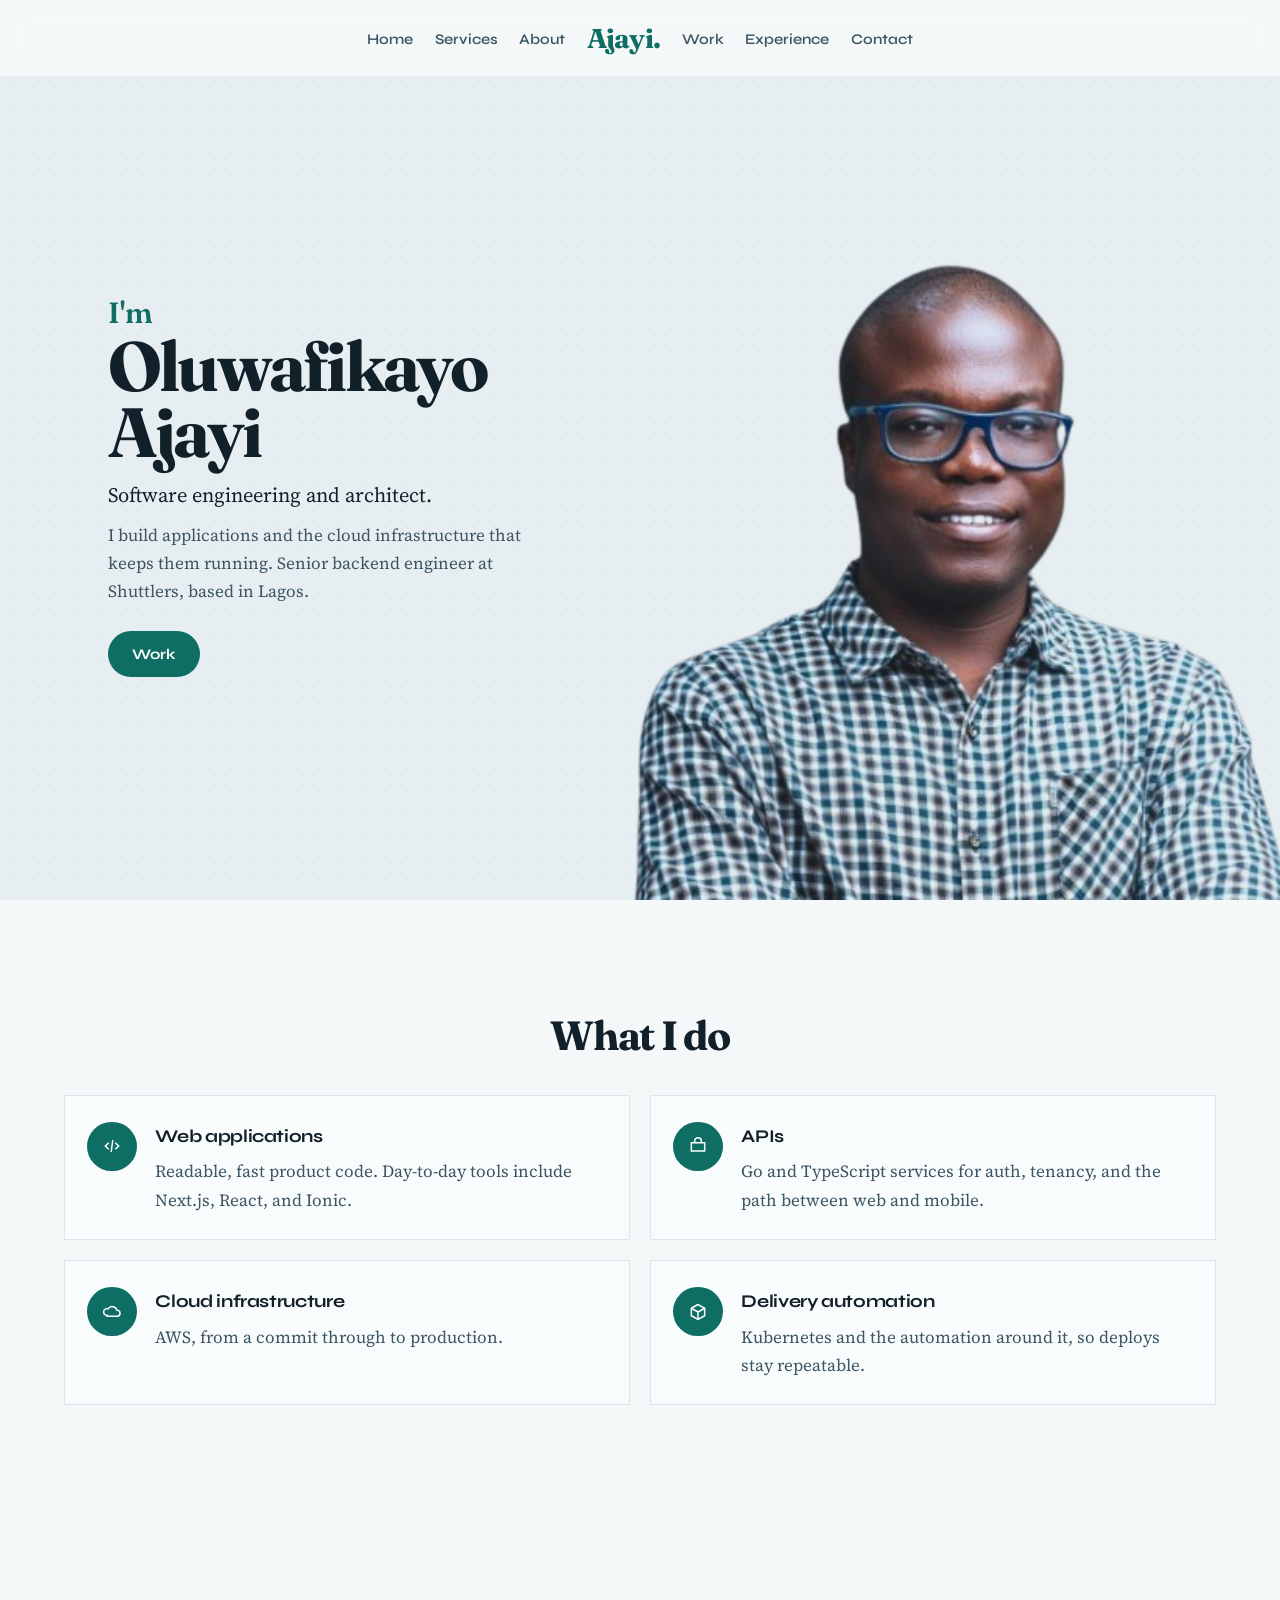
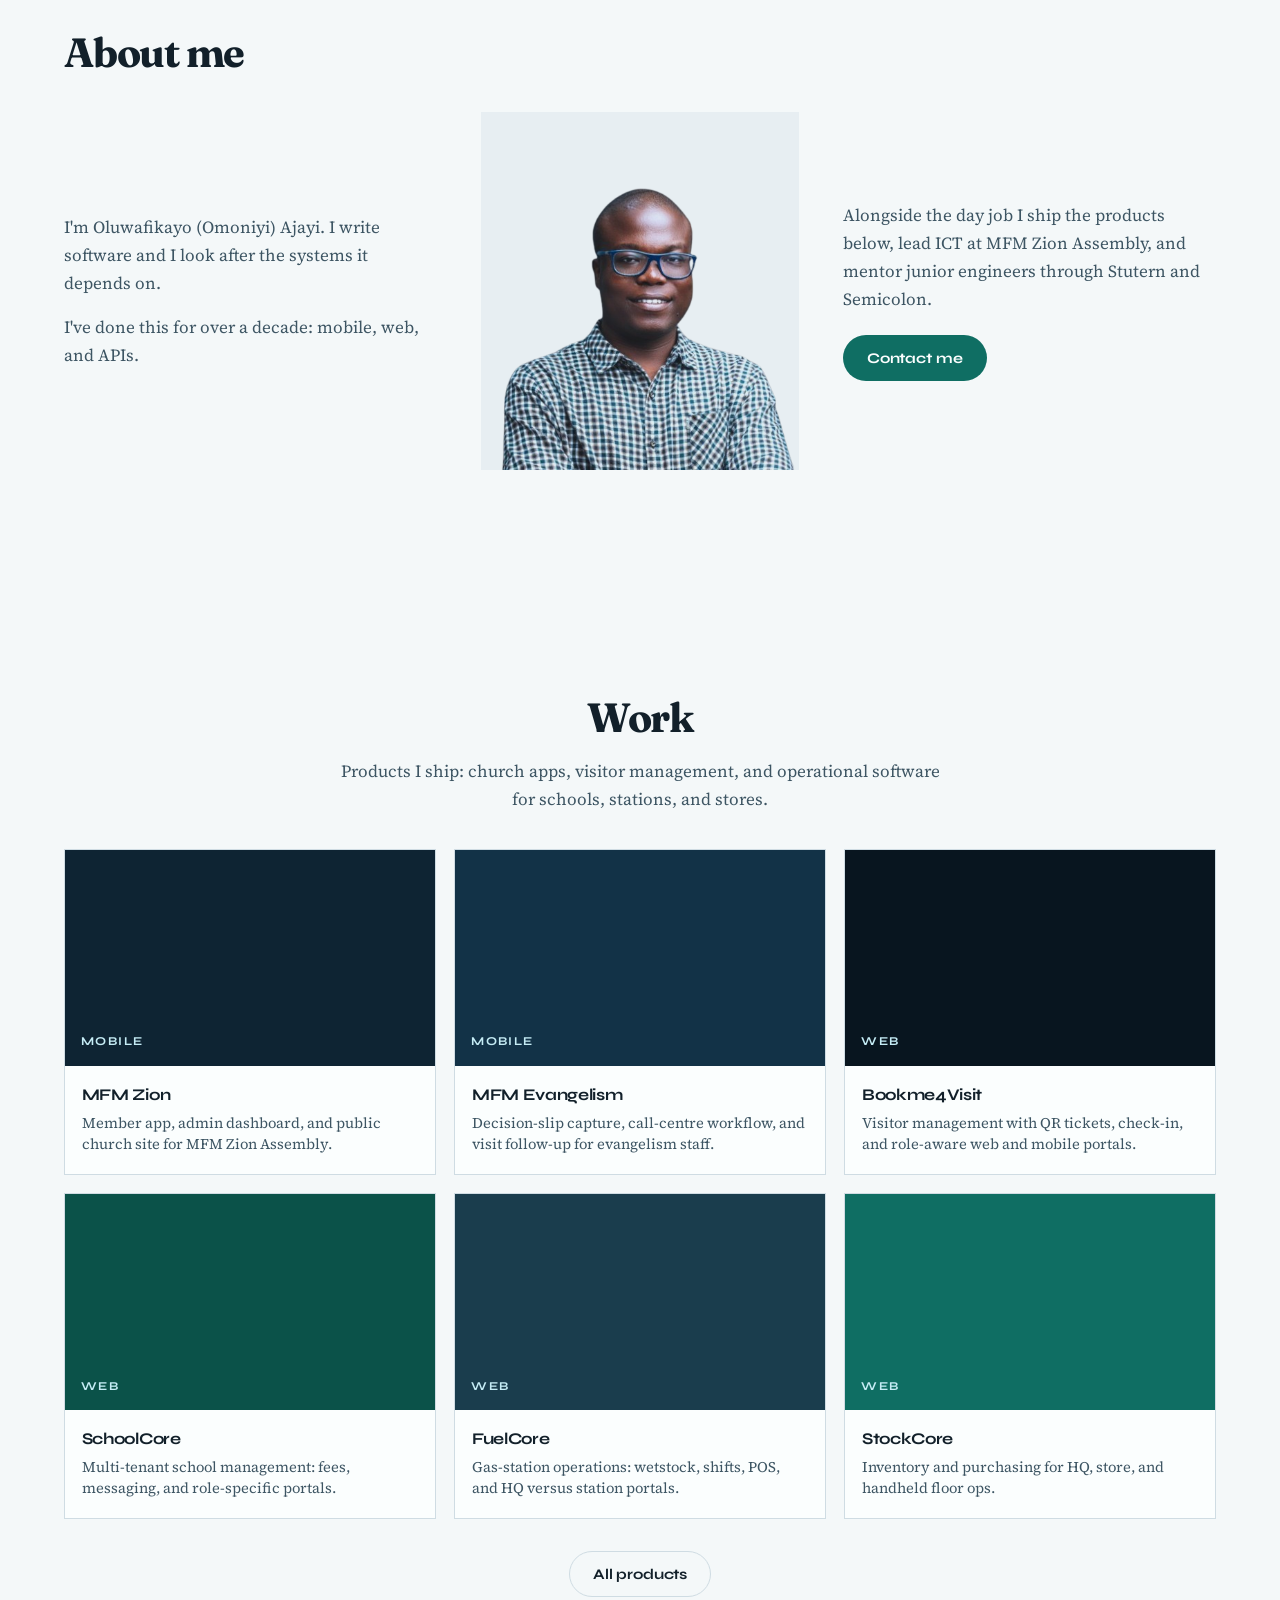
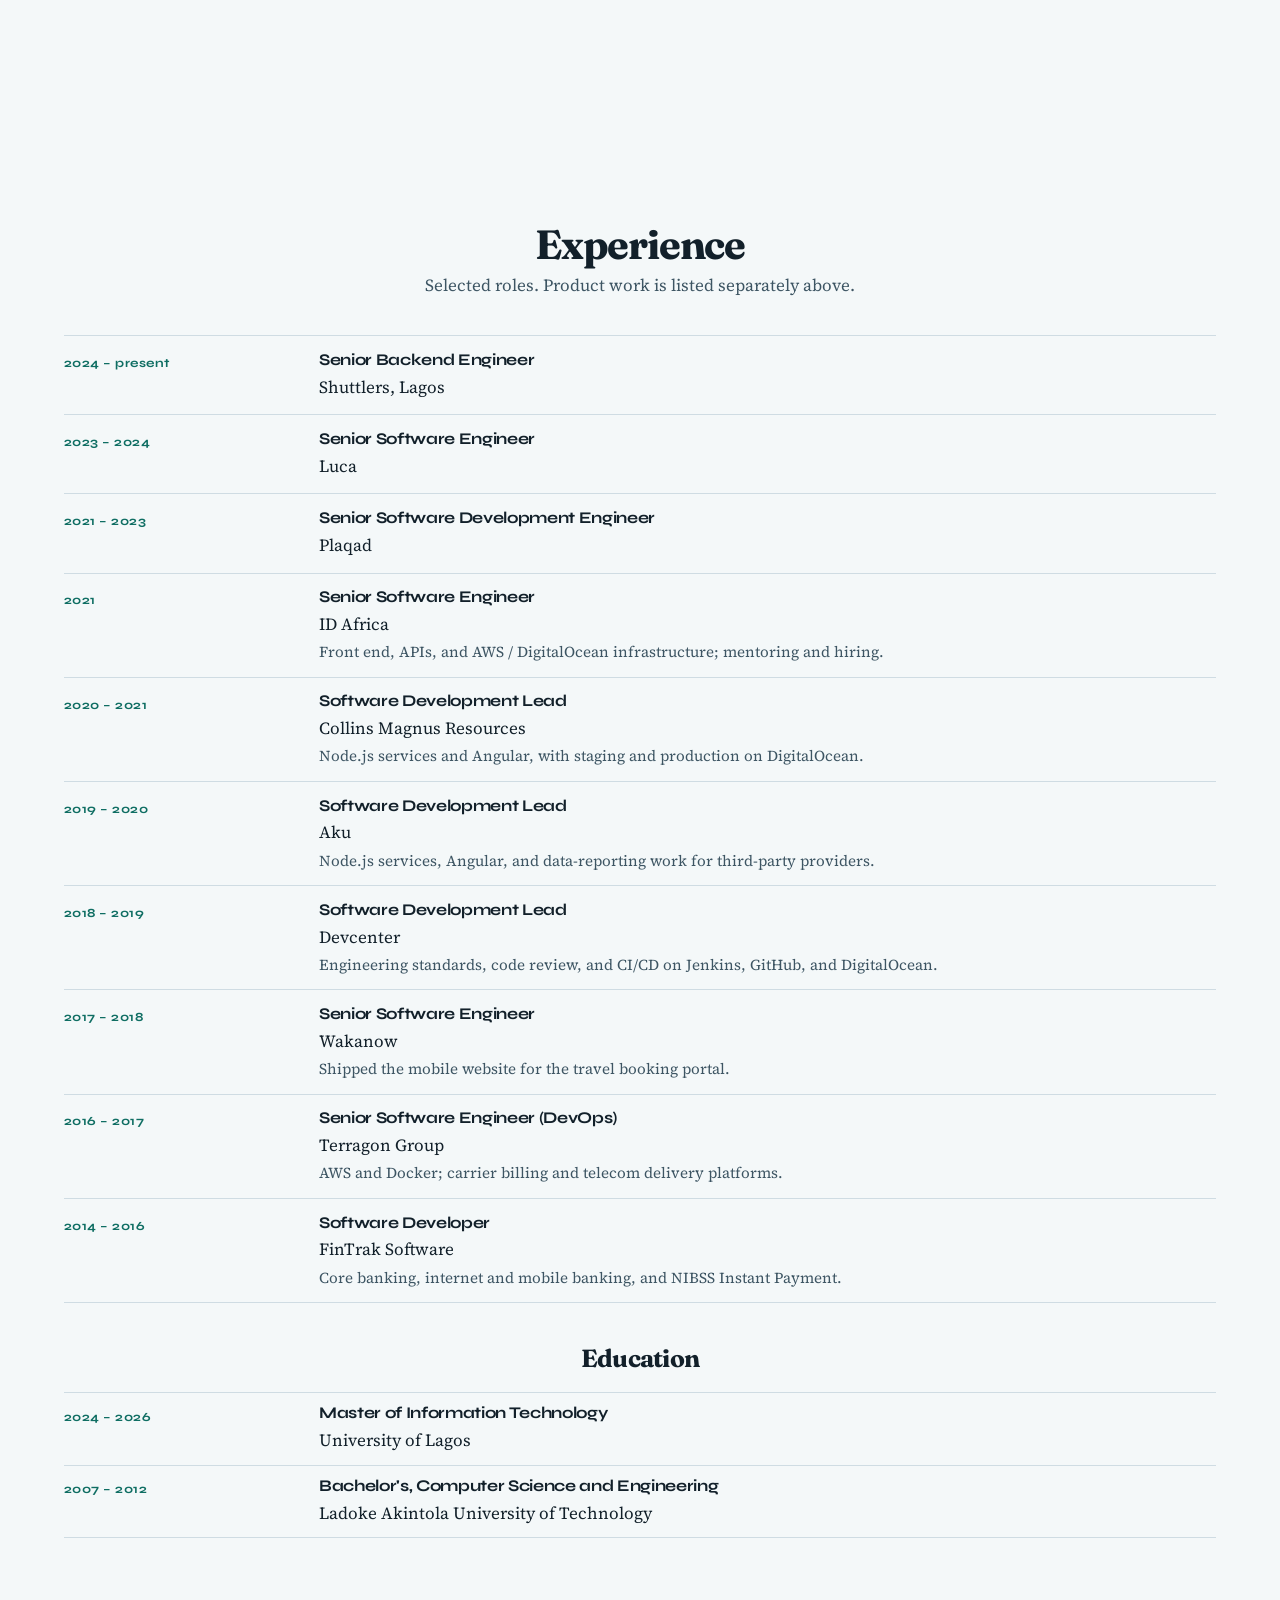
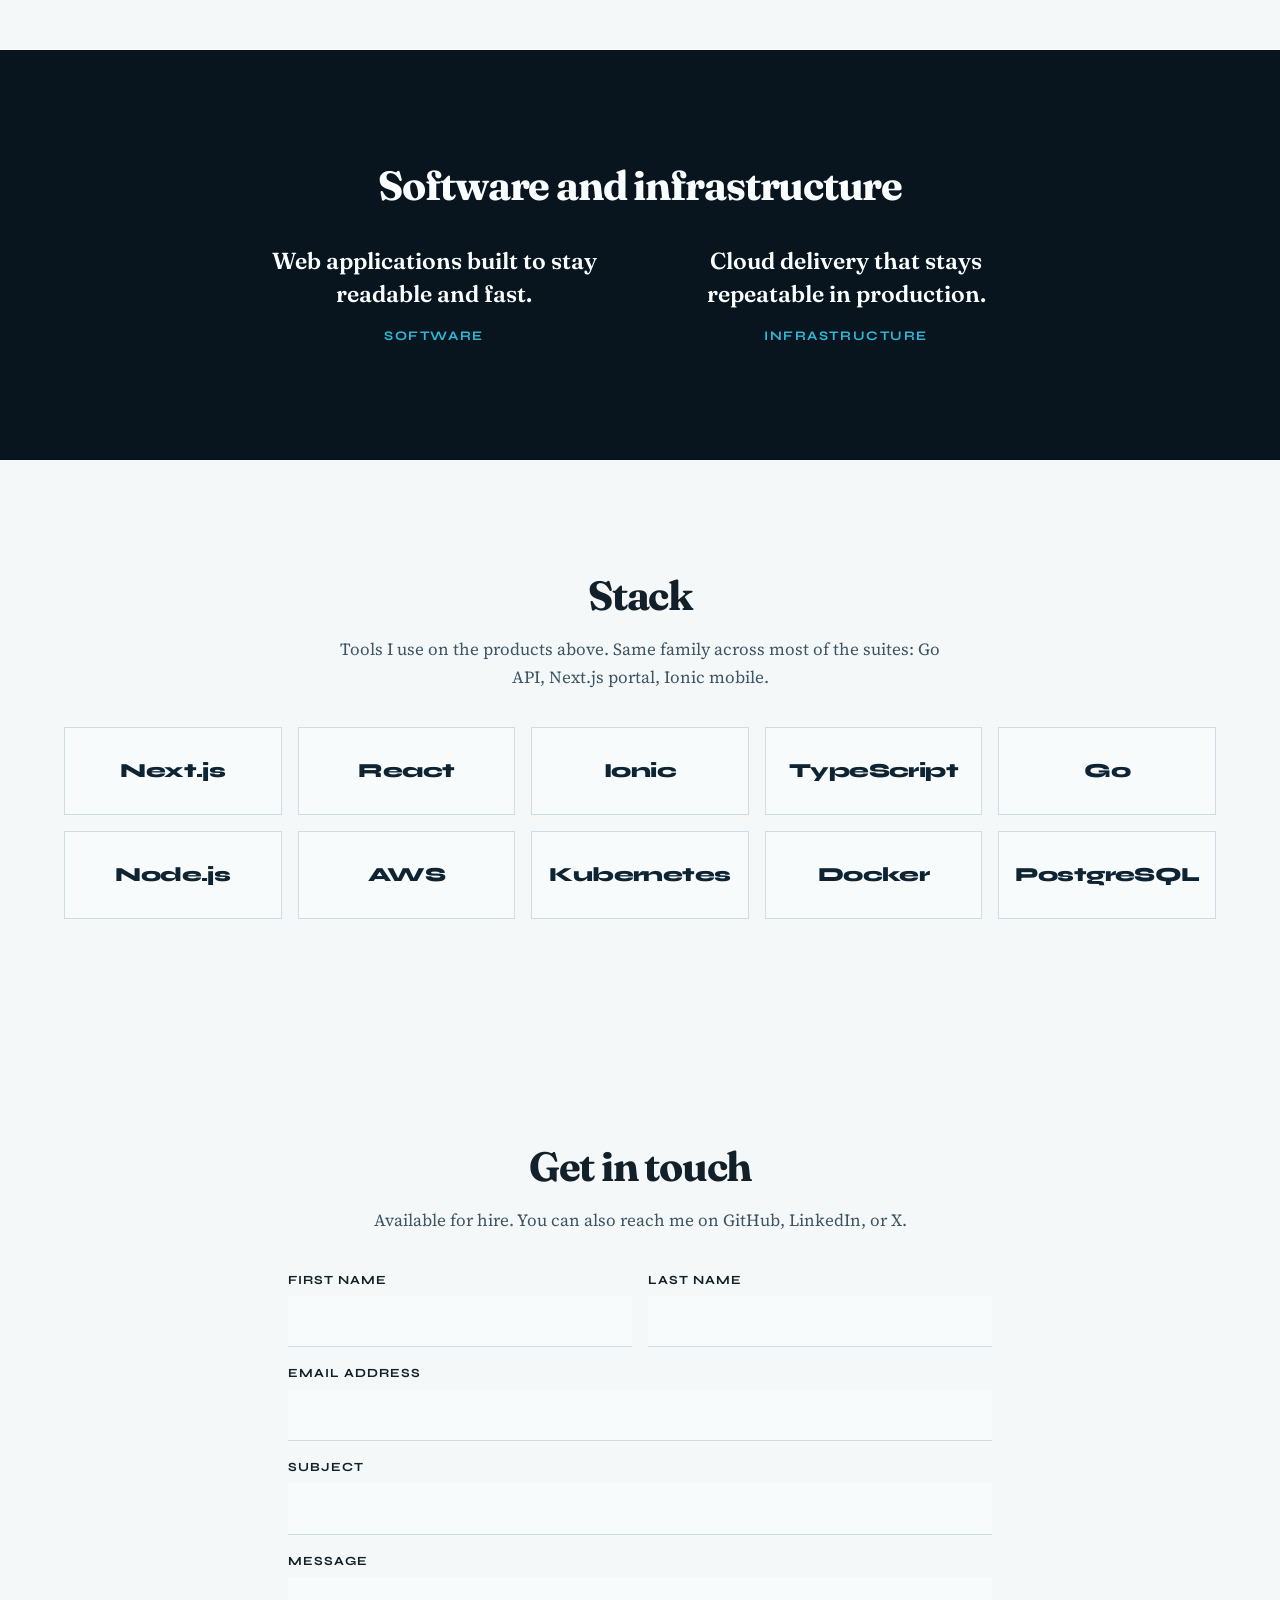
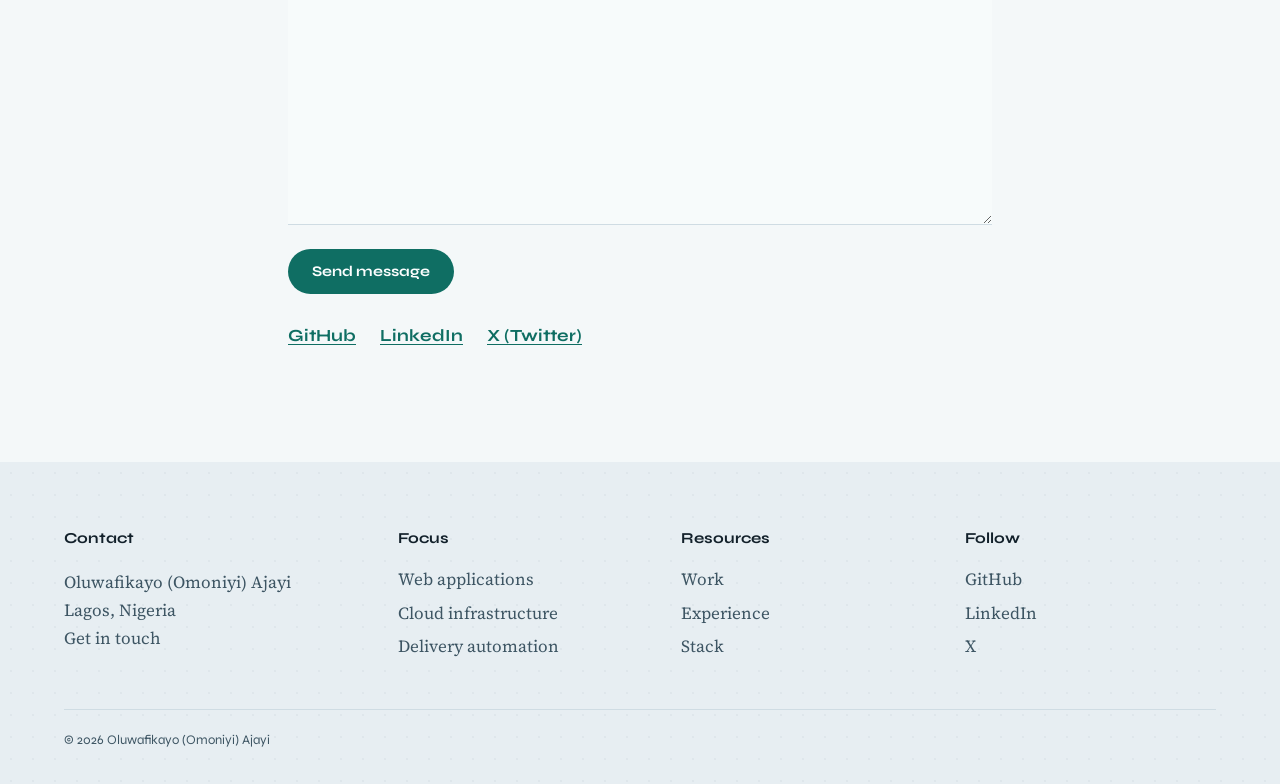
<file: index.html>
<!DOCTYPE html>
<html lang="en">
<head>
  <meta charset="UTF-8">
  <meta name="viewport" content="width=device-width, initial-scale=1">
  <title>Oluwafikayo Ajayi — Software Engineering and Architect</title>
  <meta name="description" content="Oluwafikayo Ajayi is a software engineer and architect. He builds web applications and automates cloud infrastructure. Available for hire.">
  <link rel="canonical" href="https://oluwafikayoajayi.com/">
  <link rel="alternate" href="https://oluwafikayoajayi.com/" hreflang="en">
  <meta name="theme-color" content="#0e2433">
  <meta name="color-scheme" content="light">

  <meta property="og:type" content="website">
  <meta property="og:site_name" content="Oluwafikayo Ajayi">
  <meta property="og:title" content="Oluwafikayo Ajayi — Software Engineering and Architect">
  <meta property="og:description" content="Web applications, APIs, and the cloud infrastructure that runs them.">
  <meta property="og:url" content="https://oluwafikayoajayi.com/">
  <meta property="og:image" content="https://oluwafikayoajayi.com/imgs/og-image.jpg">
  <meta property="og:image:width" content="1200">
  <meta property="og:image:height" content="630">
  <meta property="og:image:alt" content="Oluwafikayo Ajayi, software engineer and architect">
  <meta property="og:locale" content="en_US">

  <meta name="twitter:card" content="summary_large_image">
  <meta name="twitter:title" content="Oluwafikayo Ajayi — Software Engineering and Architect">
  <meta name="twitter:description" content="Web applications, APIs, and the cloud infrastructure that runs them.">
  <meta name="twitter:image" content="https://oluwafikayoajayi.com/imgs/og-image.jpg">
  <meta name="twitter:image:alt" content="Oluwafikayo Ajayi, software engineer and architect">
  <meta name="twitter:site" content="@ajafikdev">

  <link rel="icon" href="imgs/favicon.svg" type="image/svg+xml">
  <link rel="apple-touch-icon" href="imgs/apple-touch-icon.png">
  <link rel="preload" as="image" href="imgs/OluwafikayoAjayi.png">

  <link rel="preconnect" href="https://fonts.googleapis.com">
  <link rel="preconnect" href="https://fonts.gstatic.com" crossorigin>
  <link rel="stylesheet" href="https://fonts.googleapis.com/css2?family=Fraunces:opsz,wght@9..144,600;9..144,700&amp;family=Source+Serif+4:ital,opsz,wght@0,8..60,400;0,8..60,600;1,8..60,400&amp;family=Syne:wght@600;700;800&amp;display=swap">
  <link rel="stylesheet" href="styles/main.css">

  <script type="application/ld+json">
  {
    "@context": "https://schema.org",
    "@graph": [
      {
        "@type": "WebSite",
        "@id": "https://oluwafikayoajayi.com/#website",
        "url": "https://oluwafikayoajayi.com/",
        "name": "Oluwafikayo Ajayi",
        "description": "Personal site of Oluwafikayo Ajayi, software engineer and architect.",
        "inLanguage": "en",
        "publisher": { "@id": "https://oluwafikayoajayi.com/#person" }
      },
      {
        "@type": "Person",
        "@id": "https://oluwafikayoajayi.com/#person",
        "name": "Oluwafikayo Ajayi",
        "alternateName": ["Oluwafikayo Omoniyi Ajayi", "Omoniyi Ajayi"],
        "url": "https://oluwafikayoajayi.com/",
        "image": "https://oluwafikayoajayi.com/imgs/OluwafikayoAjayi.png",
        "jobTitle": "Senior Backend Engineer",
        "description": "Software engineer and architect. Web applications and cloud infrastructure.",
        "worksFor": {
          "@type": "Organization",
          "name": "Shuttlers"
        },
        "address": {
          "@type": "PostalAddress",
          "addressLocality": "Lagos",
          "addressCountry": "NG"
        },
        "alumniOf": [
          {
            "@type": "CollegeOrUniversity",
            "name": "University of Lagos"
          },
          {
            "@type": "CollegeOrUniversity",
            "name": "Ladoke Akintola University of Technology"
          }
        ],
        "sameAs": [
          "https://github.com/ajafik-dev",
          "https://www.linkedin.com/in/oluwafikayoajayi",
          "https://twitter.com/ajafikdev"
        ]
      }
    ]
  }
  </script>
</head>
<body>
  <a class="skip-link" href="#main">Skip to content</a>

  <header class="site-header">
    <div class="site-header__inner">
      <a class="wordmark" href="#home">Ajayi.</a>
      <button class="nav-toggle" type="button" aria-expanded="false" aria-controls="site-nav">
        <span class="nav-toggle__bars" aria-hidden="true"></span>
        <span class="visually-hidden">Menu</span>
      </button>
      <nav class="site-nav" id="site-nav" aria-label="Primary">
        <ul>
          <li><a href="#home">Home</a></li>
          <li><a href="#services">Services</a></li>
          <li><a href="#about">About</a></li>
          <li class="site-nav__brand"><a href="#home">Ajayi.</a></li>
          <li><a href="#work">Work</a></li>
          <li><a href="#experience">Experience</a></li>
          <li><a href="#contact">Contact</a></li>
        </ul>
      </nav>
    </div>
  </header>

  <main id="main">
    <section class="hero" id="home" aria-label="Introduction">
      <div class="hero__copy">
        <h1 class="hero__title">
          <span class="hero__lead">I'm</span>
          Oluwafikayo <em>Ajayi</em>
        </h1>
        <p class="hero__subtitle">Software engineering and architect.</p>
        <p class="hero__lede">I build applications and the cloud infrastructure that keeps them running. Senior backend engineer at Shuttlers, based in Lagos.</p>
        <p class="hero__actions">
          <a class="btn btn--primary" href="#work">Work</a>
        </p>
      </div>
      <div class="hero__media">
        <img
          src="imgs/OluwafikayoAjayi.png"
          width="900"
          height="900"
          alt="Portrait of Oluwafikayo Ajayi, wearing glasses and a checkered shirt"
          fetchpriority="high"
          decoding="async">
      </div>
    </section>

    <section class="section" id="services">
      <div class="section__inner">
        <h2 class="section-title section-title--center">What I do</h2>
        <div class="service-grid">
          <article class="service">
            <span class="service__icon" aria-hidden="true">
              <svg viewBox="0 0 24 24" fill="none" stroke="currentColor" stroke-width="1.8"><path d="M8 8 4 12l4 4M16 8l4 4-4 4M13 5l-2 14"/></svg>
            </span>
            <div>
              <h3>Web applications</h3>
              <p>Readable, fast product code. Day-to-day tools include Next.js, React, and Ionic.</p>
            </div>
          </article>
          <article class="service">
            <span class="service__icon" aria-hidden="true">
              <svg viewBox="0 0 24 24" fill="none" stroke="currentColor" stroke-width="1.8"><path d="M4 8h16v10H4zM8 8V6a4 4 0 0 1 8 0v2"/><path d="M8 13h.01M12 13h.01"/></svg>
            </span>
            <div>
              <h3>APIs</h3>
              <p>Go and TypeScript services for auth, tenancy, and the path between web and mobile.</p>
            </div>
          </article>
          <article class="service">
            <span class="service__icon" aria-hidden="true">
              <svg viewBox="0 0 24 24" fill="none" stroke="currentColor" stroke-width="1.8"><path d="M6 16a4 4 0 1 1 1.2-7.8A6 6 0 0 1 18 10a3.5 3.5 0 0 1 .2 7H6z"/></svg>
            </span>
            <div>
              <h3>Cloud infrastructure</h3>
              <p>AWS, from a commit through to production.</p>
            </div>
          </article>
          <article class="service">
            <span class="service__icon" aria-hidden="true">
              <svg viewBox="0 0 24 24" fill="none" stroke="currentColor" stroke-width="1.8"><path d="M12 3 4 7.5v9L12 21l8-4.5v-9L12 3z"/><path d="M12 12 4 7.5M12 12l8-4.5M12 12v9"/></svg>
            </span>
            <div>
              <h3>Delivery automation</h3>
              <p>Kubernetes and the automation around it, so deploys stay repeatable.</p>
            </div>
          </article>
        </div>
      </div>
    </section>

    <section class="section section--about" id="about">
      <div class="section__inner">
        <h2 class="section-title">About me</h2>
        <div class="about-grid">
          <div class="about-copy">
            <p>I'm Oluwafikayo (Omoniyi) Ajayi. I write software and I look after the systems it depends on.</p>
            <p>I've done this for over a decade: mobile, web, and APIs.</p>
          </div>
          <div class="about-portrait">
            <img
              src="imgs/OluwafikayoAjayi.png"
              width="640"
              height="640"
              alt="Oluwafikayo Ajayi"
              loading="lazy"
              decoding="async">
          </div>
          <div class="about-copy">
            <p>Alongside the day job I ship the products below, lead ICT at MFM Zion Assembly, and mentor junior engineers through Stutern and Semicolon.</p>
            <p><a class="btn btn--primary" href="#contact">Contact me</a></p>
          </div>
        </div>
      </div>
    </section>

    <section class="section" id="work">
      <div class="section__inner">
        <h2 class="section-title section-title--center">Work</h2>
        <p class="section-intro">Products I ship: church apps, visitor management, and operational software for schools, stations, and stores.</p>
        <div class="work-grid">
          <a class="work-card" href="work.html#mfm-zion">
            <span class="work-card__visual work-card__visual--a"><span>Mobile</span></span>
            <span class="work-card__body">
              <span class="work-card__name">MFM Zion</span>
              <span class="work-card__meta">Member app, admin dashboard, and public church site for MFM Zion Assembly.</span>
            </span>
          </a>
          <a class="work-card" href="work.html#mfm-evangelism">
            <span class="work-card__visual work-card__visual--b"><span>Mobile</span></span>
            <span class="work-card__body">
              <span class="work-card__name">MFM Evangelism</span>
              <span class="work-card__meta">Decision-slip capture, call-centre workflow, and visit follow-up for evangelism staff.</span>
            </span>
          </a>
          <a class="work-card" href="work.html#bookme4visit">
            <span class="work-card__visual work-card__visual--c"><span>Web</span></span>
            <span class="work-card__body">
              <span class="work-card__name">Bookme4Visit</span>
              <span class="work-card__meta">Visitor management with QR tickets, check-in, and role-aware web and mobile portals.</span>
            </span>
          </a>
          <a class="work-card" href="work.html#schoolcore">
            <span class="work-card__visual work-card__visual--d"><span>Web</span></span>
            <span class="work-card__body">
              <span class="work-card__name">SchoolCore</span>
              <span class="work-card__meta">Multi-tenant school management: fees, messaging, and role-specific portals.</span>
            </span>
          </a>
          <a class="work-card" href="work.html#fuelcore">
            <span class="work-card__visual work-card__visual--e"><span>Web</span></span>
            <span class="work-card__body">
              <span class="work-card__name">FuelCore</span>
              <span class="work-card__meta">Gas-station operations: wetstock, shifts, POS, and HQ versus station portals.</span>
            </span>
          </a>
          <a class="work-card" href="work.html#stockcore">
            <span class="work-card__visual work-card__visual--f"><span>Web</span></span>
            <span class="work-card__body">
              <span class="work-card__name">StockCore</span>
              <span class="work-card__meta">Inventory and purchasing for HQ, store, and handheld floor ops.</span>
            </span>
          </a>
        </div>
        <p class="section-foot">
          <a class="btn btn--quiet" href="work.html">All products</a>
        </p>
      </div>
    </section>

    <section class="section" id="experience">
      <div class="section__inner">
        <h2 class="section-title section-title--center">Experience</h2>
        <p class="section-intro">Selected roles. Product work is listed separately above.</p>
        <ol class="timeline">
          <li>
            <p class="timeline__when">2024 – present</p>
            <div>
              <h3>Senior Backend Engineer</h3>
              <p class="timeline__org">Shuttlers, Lagos</p>
            </div>
          </li>
          <li>
            <p class="timeline__when">2023 – 2024</p>
            <div>
              <h3>Senior Software Engineer</h3>
              <p class="timeline__org">Luca</p>
            </div>
          </li>
          <li>
            <p class="timeline__when">2021 – 2023</p>
            <div>
              <h3>Senior Software Development Engineer</h3>
              <p class="timeline__org">Plaqad</p>
            </div>
          </li>
          <li>
            <p class="timeline__when">2021</p>
            <div>
              <h3>Senior Software Engineer</h3>
              <p class="timeline__org">ID Africa</p>
              <p class="timeline__note">Front end, APIs, and AWS / DigitalOcean infrastructure; mentoring and hiring.</p>
            </div>
          </li>
          <li>
            <p class="timeline__when">2020 – 2021</p>
            <div>
              <h3>Software Development Lead</h3>
              <p class="timeline__org">Collins Magnus Resources</p>
              <p class="timeline__note">Node.js services and Angular, with staging and production on DigitalOcean.</p>
            </div>
          </li>
          <li>
            <p class="timeline__when">2019 – 2020</p>
            <div>
              <h3>Software Development Lead</h3>
              <p class="timeline__org">Aku</p>
              <p class="timeline__note">Node.js services, Angular, and data-reporting work for third-party providers.</p>
            </div>
          </li>
          <li>
            <p class="timeline__when">2018 – 2019</p>
            <div>
              <h3>Software Development Lead</h3>
              <p class="timeline__org">Devcenter</p>
              <p class="timeline__note">Engineering standards, code review, and CI/CD on Jenkins, GitHub, and DigitalOcean.</p>
            </div>
          </li>
          <li>
            <p class="timeline__when">2017 – 2018</p>
            <div>
              <h3>Senior Software Engineer</h3>
              <p class="timeline__org">Wakanow</p>
              <p class="timeline__note">Shipped the mobile website for the travel booking portal.</p>
            </div>
          </li>
          <li>
            <p class="timeline__when">2016 – 2017</p>
            <div>
              <h3>Senior Software Engineer (DevOps)</h3>
              <p class="timeline__org">Terragon Group</p>
              <p class="timeline__note">AWS and Docker; carrier billing and telecom delivery platforms.</p>
            </div>
          </li>
          <li>
            <p class="timeline__when">2014 – 2016</p>
            <div>
              <h3>Software Developer</h3>
              <p class="timeline__org">FinTrak Software</p>
              <p class="timeline__note">Core banking, internet and mobile banking, and NIBSS Instant Payment.</p>
            </div>
          </li>
        </ol>

        <h3 class="section-subhead">Education</h3>
        <ol class="timeline timeline--compact">
          <li>
            <p class="timeline__when">2024 – 2026</p>
            <div>
              <h3>Master of Information Technology</h3>
              <p class="timeline__org">University of Lagos</p>
            </div>
          </li>
          <li>
            <p class="timeline__when">2007 – 2012</p>
            <div>
              <h3>Bachelor's, Computer Science and Engineering</h3>
              <p class="timeline__org">Ladoke Akintola University of Technology</p>
            </div>
          </li>
        </ol>
      </div>
    </section>

    <section class="section section--focus" id="focus">
      <div class="section__inner">
        <h2 class="section-title section-title--center section-title--on-dark">Software and infrastructure</h2>
        <div class="focus-grid">
          <article>
            <p>Web applications built to stay readable and fast.</p>
            <h3>Software</h3>
          </article>
          <article>
            <p>Cloud delivery that stays repeatable in production.</p>
            <h3>Infrastructure</h3>
          </article>
        </div>
      </div>
    </section>

    <section class="section" id="stack">
      <div class="section__inner">
        <h2 class="section-title section-title--center">Stack</h2>
        <p class="section-intro">Tools I use on the products above. Same family across most of the suites: Go API, Next.js portal, Ionic mobile.</p>
        <ul class="stack-grid">
          <li>Next.js</li>
          <li>React</li>
          <li>Ionic</li>
          <li>TypeScript</li>
          <li>Go</li>
          <li>Node.js</li>
          <li>AWS</li>
          <li>Kubernetes</li>
          <li>Docker</li>
          <li>PostgreSQL</li>
        </ul>
      </div>
    </section>

    <section class="section" id="contact">
      <div class="section__inner section__inner--narrow">
        <h2 class="section-title section-title--center">Get in touch</h2>
        <p class="section-intro">Available for hire. You can also reach me on GitHub, LinkedIn, or X.</p>

        <form class="contact-form" name="contact" method="POST" novalidate>
          <p class="honeypot" aria-hidden="true">
            <label>Leave this field empty <input type="text" name="bot-field" tabindex="-1" autocomplete="off"></label>
          </p>
          <div class="form-row">
            <p class="form-field">
              <label for="first-name">First name</label>
              <input id="first-name" type="text" name="first_name" autocomplete="given-name" maxlength="200" required>
              <span class="form-field-error" id="first-name-error" hidden></span>
            </p>
            <p class="form-field">
              <label for="last-name">Last name</label>
              <input id="last-name" type="text" name="last_name" autocomplete="family-name" maxlength="200">
            </p>
          </div>
          <p class="form-field">
            <label for="email">Email address</label>
            <input id="email" type="email" name="email" autocomplete="email" maxlength="254" required>
            <span class="form-field-error" id="email-error" hidden></span>
          </p>
          <p class="form-field">
            <label for="subject">Subject</label>
            <input id="subject" type="text" name="subject" maxlength="200">
          </p>
          <p class="form-field">
            <label for="message">Message</label>
            <textarea id="message" name="message" rows="8" maxlength="5000" required></textarea>
            <span class="form-field-error" id="message-error" hidden></span>
          </p>
          <p class="form-actions">
            <button class="btn btn--primary" type="submit">Send message</button>
          </p>
          <p class="form-status" role="status" aria-live="polite" aria-atomic="true" tabindex="-1" hidden></p>
        </form>

        <ul class="contact-links">
          <li><a href="https://github.com/ajafik-dev" rel="me noopener noreferrer" target="_blank">GitHub</a></li>
          <li><a href="https://www.linkedin.com/in/oluwafikayoajayi" rel="me noopener noreferrer" target="_blank">LinkedIn</a></li>
          <li><a href="https://twitter.com/ajafikdev" rel="me noopener noreferrer" target="_blank">X (Twitter)</a></li>
        </ul>
      </div>
    </section>
  </main>

  <footer class="site-footer">
    <div class="section__inner">
      <div class="footer-grid">
        <div>
          <h3>Contact</h3>
          <p>Oluwafikayo (Omoniyi) Ajayi<br>
            Lagos, Nigeria<br>
            <a href="#contact">Get in touch</a>
          </p>
        </div>
        <div>
          <h3>Focus</h3>
          <ul>
            <li><a href="#services">Web applications</a></li>
            <li><a href="#services">Cloud infrastructure</a></li>
            <li><a href="#services">Delivery automation</a></li>
          </ul>
        </div>
        <div>
          <h3>Resources</h3>
          <ul>
            <li><a href="#work">Work</a></li>
            <li><a href="#experience">Experience</a></li>
            <li><a href="#stack">Stack</a></li>
          </ul>
        </div>
        <div>
          <h3>Follow</h3>
          <ul class="footer-social">
            <li><a href="https://github.com/ajafik-dev" rel="me noopener noreferrer" target="_blank">GitHub</a></li>
            <li><a href="https://www.linkedin.com/in/oluwafikayoajayi" rel="me noopener noreferrer" target="_blank">LinkedIn</a></li>
            <li><a href="https://twitter.com/ajafikdev" rel="me noopener noreferrer" target="_blank">X</a></li>
          </ul>
        </div>
      </div>
      <p class="footer-copy">&copy; <span id="year">2026</span> Oluwafikayo (Omoniyi) Ajayi</p>
    </div>
  </footer>

  <script src="scripts/config.js"></script>
  <script src="scripts/main.js"></script>
</body>
</html>
</file>
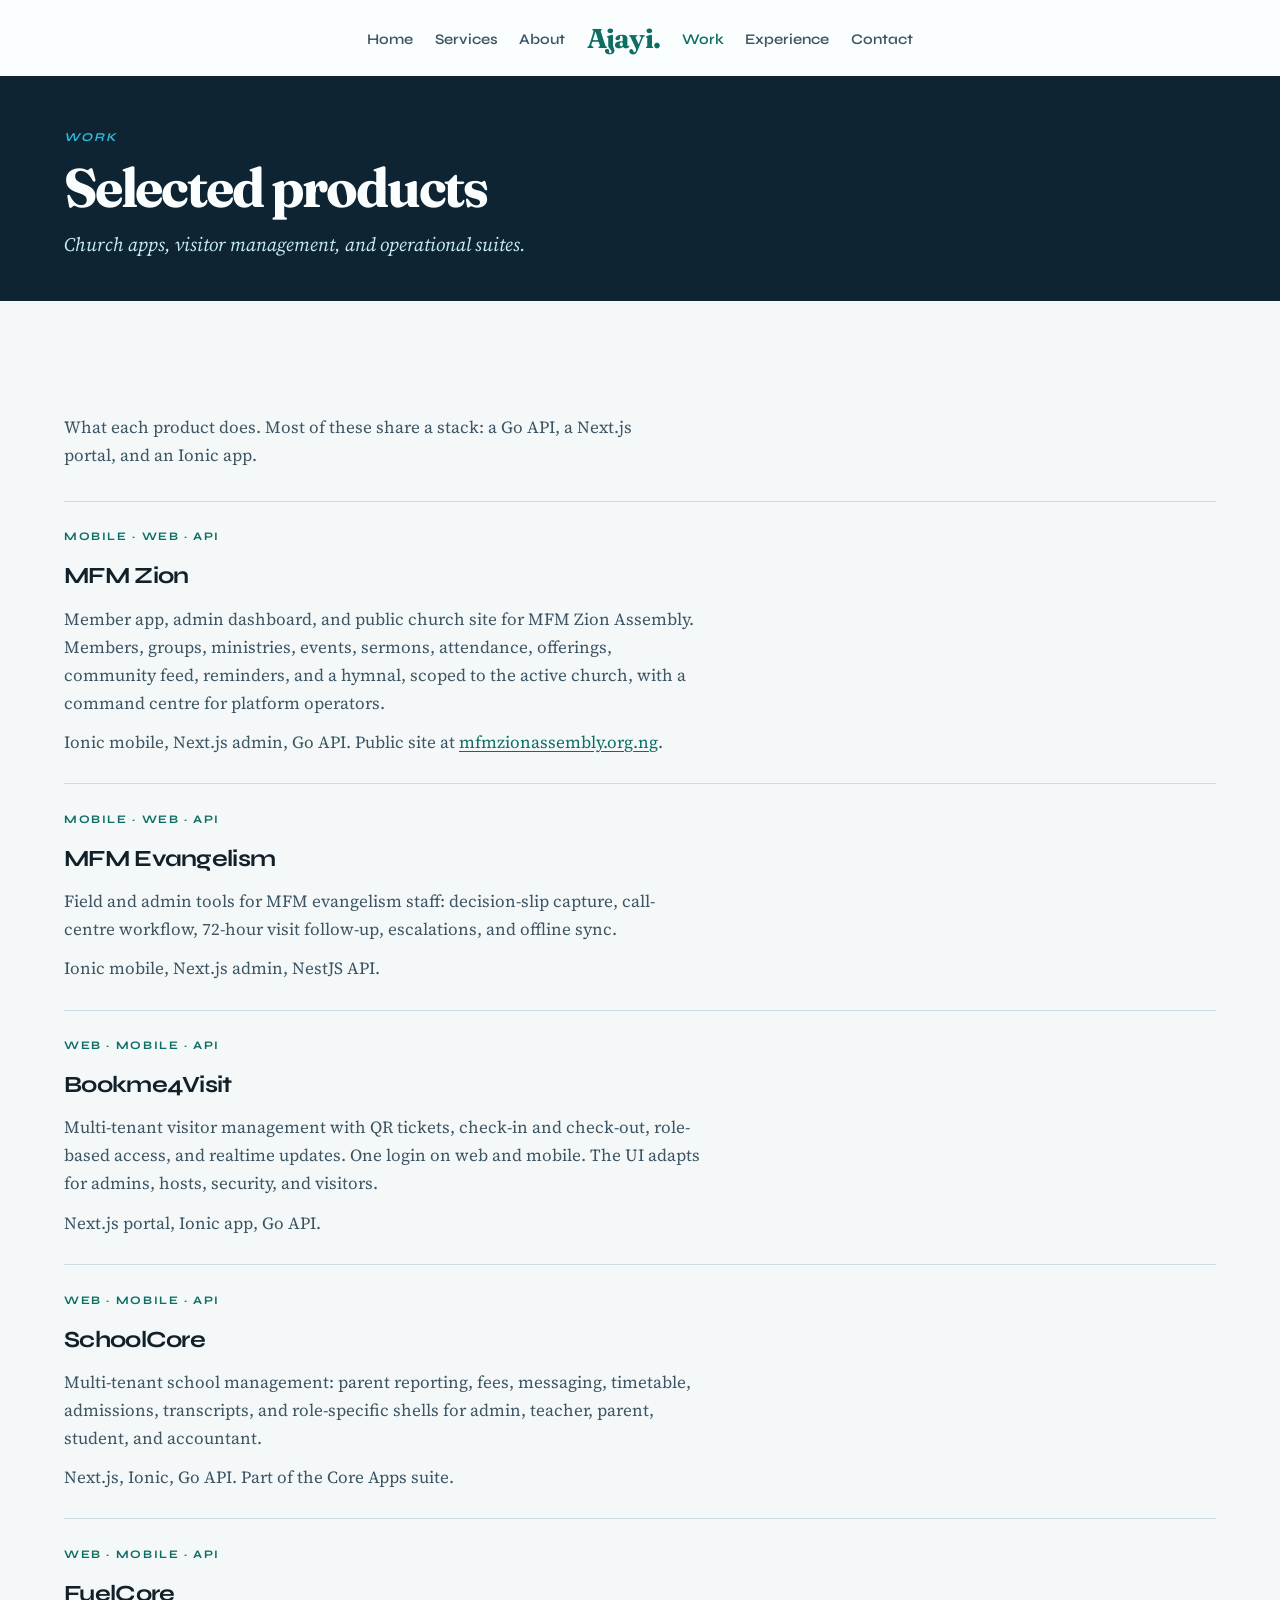
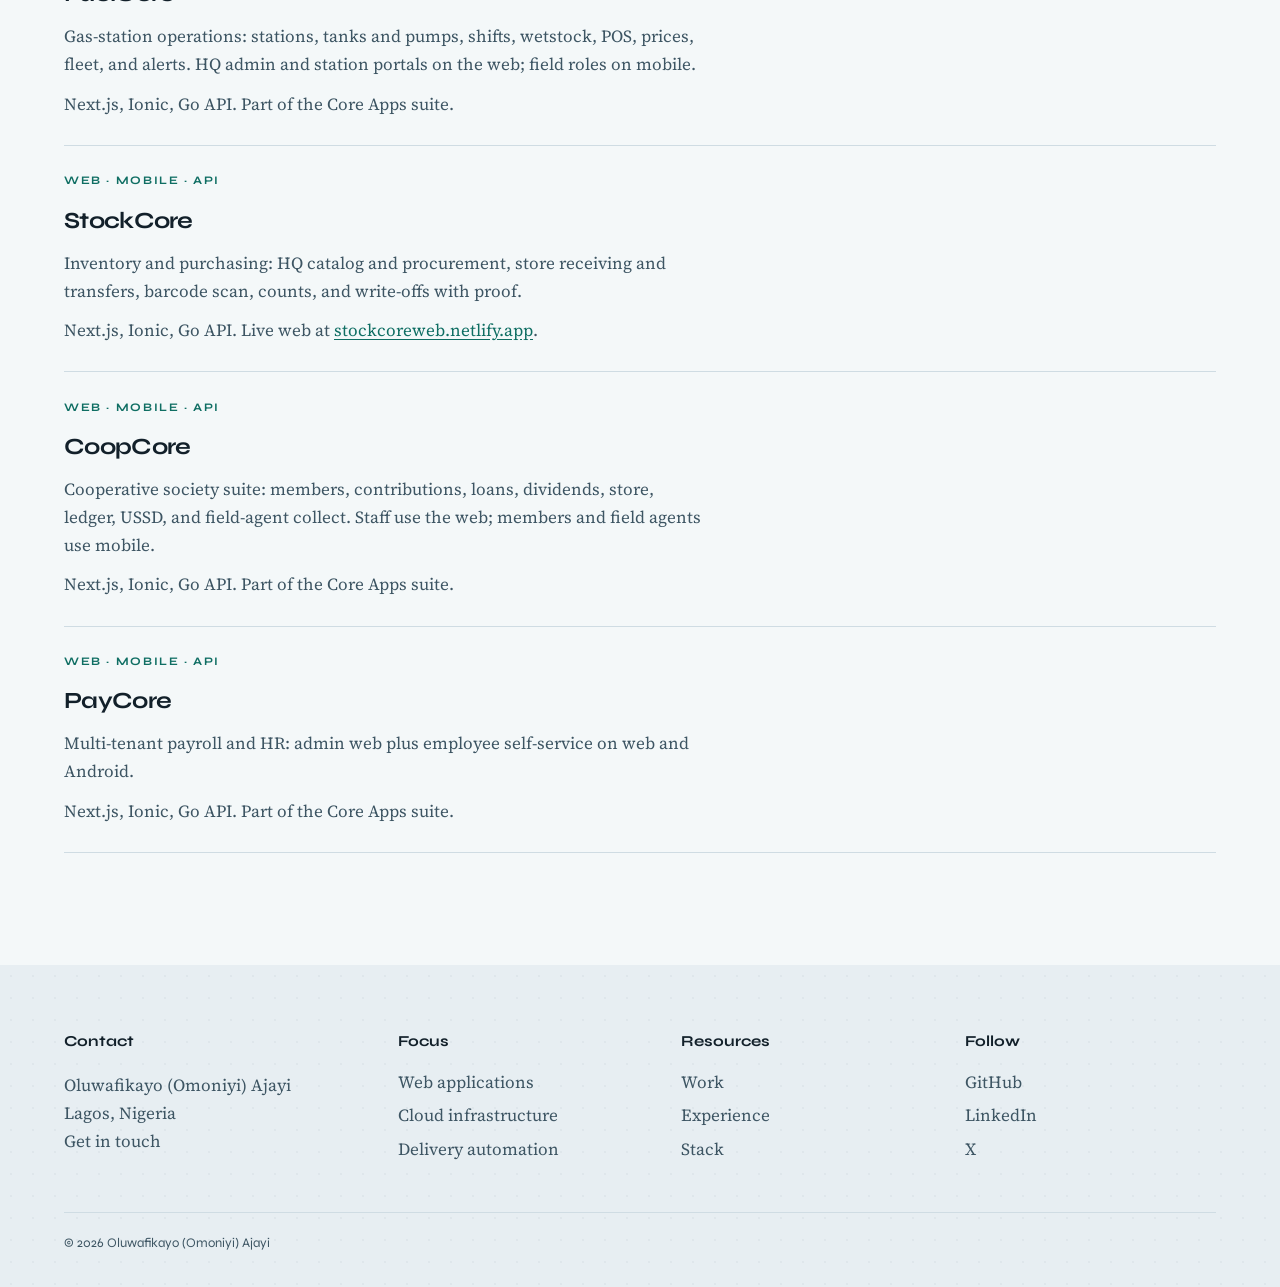
<file: portfolio_detail.html>
<!DOCTYPE html>
<html lang="en">
<head>
  <meta charset="UTF-8">
  <meta name="viewport" content="width=device-width, initial-scale=1">
  <title>Moved — Work — Oluwafikayo Ajayi</title>
  <meta name="description" content="This placeholder project page has moved to the work list.">
  <link rel="canonical" href="https://oluwafikayoajayi.com/work.html">
  <meta http-equiv="refresh" content="0; url=work.html">
  <meta name="robots" content="noindex">
  <script>location.replace("work.html");</script>
</head>
<body>
  <p>This page moved to <a href="work.html">work</a>.</p>
</body>
</html>
</file>
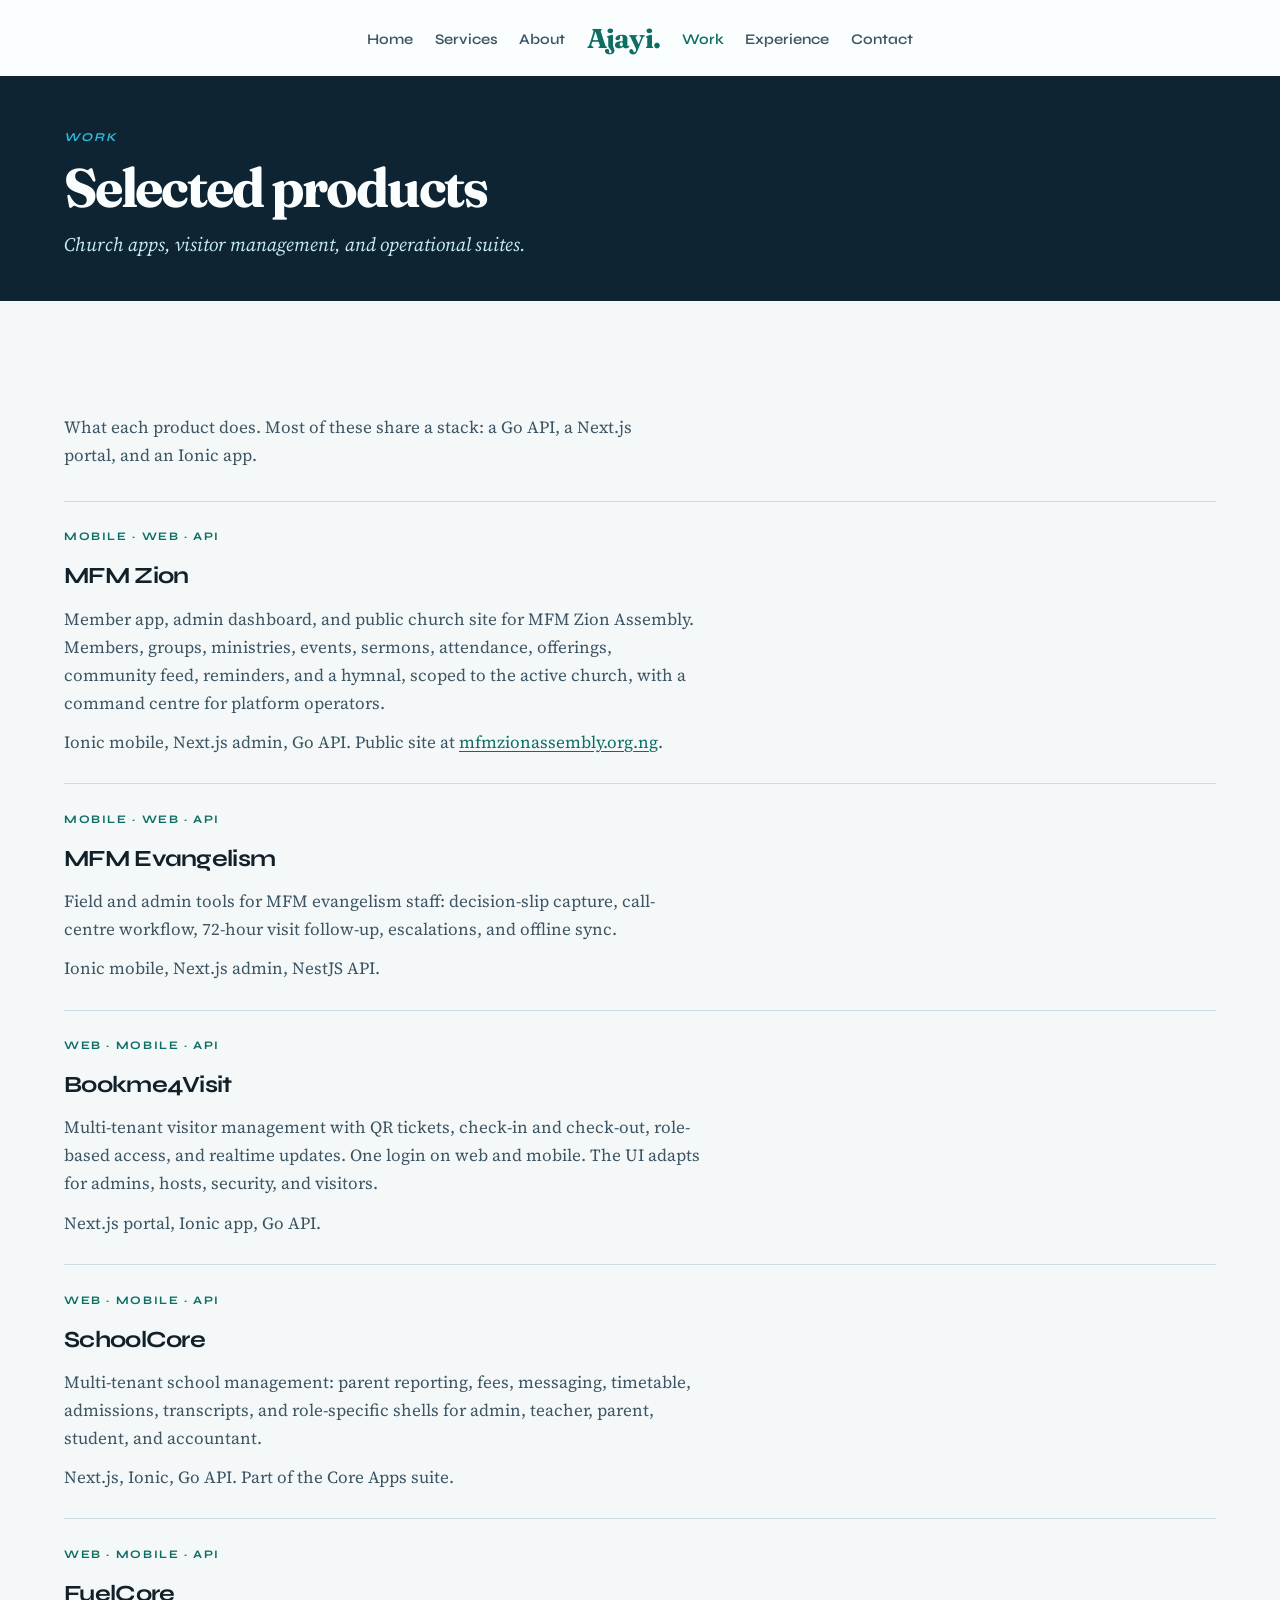
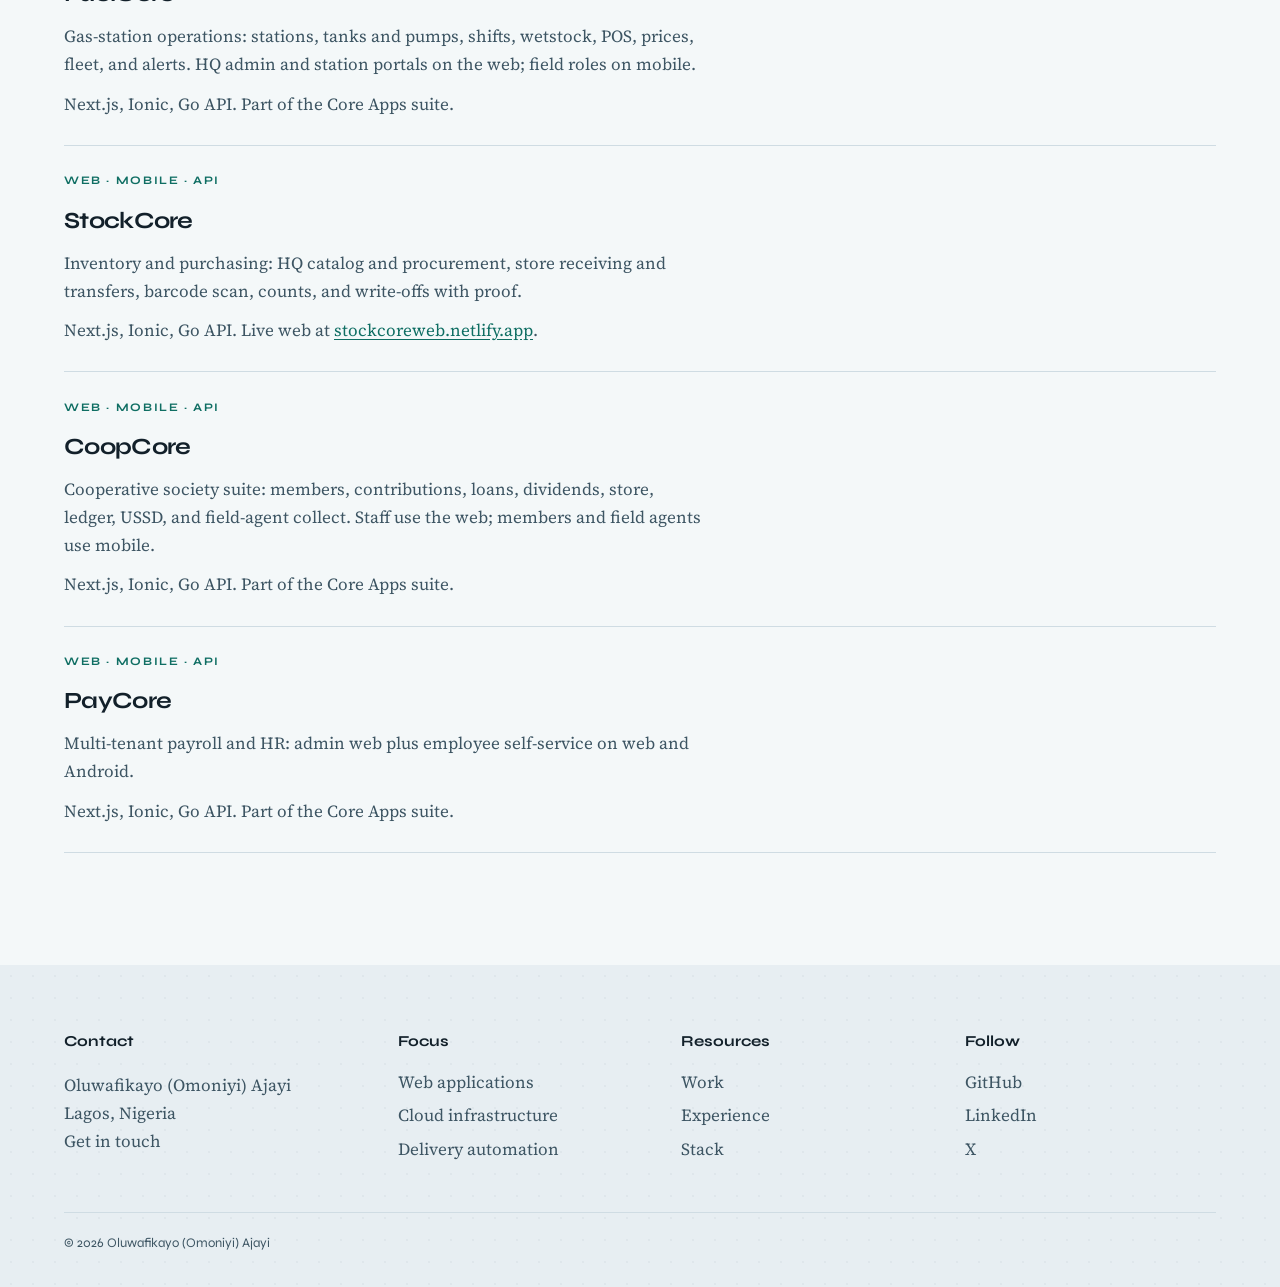
<file: work.html>
<!DOCTYPE html>
<html lang="en">
<head>
  <meta charset="UTF-8">
  <meta name="viewport" content="width=device-width, initial-scale=1">
  <title>Work — Oluwafikayo Ajayi</title>
  <meta name="description" content="Products by Oluwafikayo Ajayi: MFM Zion, MFM Evangelism, Bookme4Visit, SchoolCore, FuelCore, StockCore, CoopCore, and PayCore.">
  <link rel="canonical" href="https://oluwafikayoajayi.com/work.html">
  <meta name="theme-color" content="#0e2433">
  <meta name="color-scheme" content="light">

  <meta property="og:type" content="website">
  <meta property="og:site_name" content="Oluwafikayo Ajayi">
  <meta property="og:title" content="Work — Oluwafikayo Ajayi">
  <meta property="og:description" content="Church apps, visitor management, and operational suites for schools, stations, and stores.">
  <meta property="og:url" content="https://oluwafikayoajayi.com/work.html">
  <meta property="og:image" content="https://oluwafikayoajayi.com/imgs/og-image.jpg">
  <meta property="og:image:width" content="1200">
  <meta property="og:image:height" content="630">
  <meta property="og:image:alt" content="Oluwafikayo Ajayi, software engineer and architect">
  <meta property="og:locale" content="en_US">

  <meta name="twitter:card" content="summary_large_image">
  <meta name="twitter:title" content="Work — Oluwafikayo Ajayi">
  <meta name="twitter:description" content="Church apps, visitor management, and operational suites for schools, stations, and stores.">
  <meta name="twitter:image" content="https://oluwafikayoajayi.com/imgs/og-image.jpg">
  <meta name="twitter:image:alt" content="Oluwafikayo Ajayi, software engineer and architect">
  <meta name="twitter:site" content="@ajafikdev">

  <link rel="icon" href="imgs/favicon.svg" type="image/svg+xml">
  <link rel="apple-touch-icon" href="imgs/apple-touch-icon.png">

  <link rel="preconnect" href="https://fonts.googleapis.com">
  <link rel="preconnect" href="https://fonts.gstatic.com" crossorigin>
  <link rel="stylesheet" href="https://fonts.googleapis.com/css2?family=Fraunces:opsz,wght@9..144,600;9..144,700&amp;family=Source+Serif+4:ital,opsz,wght@0,8..60,400;0,8..60,600;1,8..60,400&amp;family=Syne:wght@600;700;800&amp;display=swap">
  <link rel="stylesheet" href="styles/main.css">

  <script type="application/ld+json">
  {
    "@context": "https://schema.org",
    "@type": "CollectionPage",
    "name": "Work — Oluwafikayo Ajayi",
    "url": "https://oluwafikayoajayi.com/work.html",
    "isPartOf": { "@id": "https://oluwafikayoajayi.com/#website" },
    "about": { "@id": "https://oluwafikayoajayi.com/#person" },
    "description": "Product work by Oluwafikayo Ajayi: church apps, visitor management, and operational suites."
  }
  </script>
</head>
<body>
  <a class="skip-link" href="#main">Skip to content</a>

  <header class="site-header is-solid">
    <div class="site-header__inner">
      <a class="wordmark" href="index.html">Ajayi.</a>
      <button class="nav-toggle" type="button" aria-expanded="false" aria-controls="site-nav">
        <span class="nav-toggle__bars" aria-hidden="true"></span>
        <span class="visually-hidden">Menu</span>
      </button>
      <nav class="site-nav" id="site-nav" aria-label="Primary">
        <ul>
          <li><a href="index.html#home">Home</a></li>
          <li><a href="index.html#services">Services</a></li>
          <li><a href="index.html#about">About</a></li>
          <li class="site-nav__brand"><a href="index.html">Ajayi.</a></li>
          <li><a href="work.html" aria-current="page">Work</a></li>
          <li><a href="index.html#experience">Experience</a></li>
          <li><a href="index.html#contact">Contact</a></li>
        </ul>
      </nav>
    </div>
  </header>

  <main id="main">
    <header class="page-hero">
      <div class="section__inner">
        <p class="kicker">Work</p>
        <h1>Selected products</h1>
        <p>Church apps, visitor management, and operational suites.</p>
      </div>
    </header>

    <section class="section">
      <div class="section__inner">
        <p class="section-intro section-intro--left">What each product does. Most of these share a stack: a Go API, a Next.js portal, and an Ionic app.</p>

        <article class="project" id="mfm-zion">
          <p class="project__tag">Mobile · Web · API</p>
          <h2>MFM Zion</h2>
          <p>Member app, admin dashboard, and public church site for MFM Zion Assembly. Members, groups, ministries, events, sermons, attendance, offerings, community feed, reminders, and a hymnal, scoped to the active church, with a command centre for platform operators.</p>
          <p>Ionic mobile, Next.js admin, Go API. Public site at <a href="https://mfmzionassembly.org.ng/" rel="noopener noreferrer" target="_blank">mfmzionassembly.org.ng</a>.</p>
        </article>

        <article class="project" id="mfm-evangelism">
          <p class="project__tag">Mobile · Web · API</p>
          <h2>MFM Evangelism</h2>
          <p>Field and admin tools for MFM evangelism staff: decision-slip capture, call-centre workflow, 72-hour visit follow-up, escalations, and offline sync.</p>
          <p>Ionic mobile, Next.js admin, NestJS API.</p>
        </article>

        <article class="project" id="bookme4visit">
          <p class="project__tag">Web · Mobile · API</p>
          <h2>Bookme4Visit</h2>
          <p>Multi-tenant visitor management with QR tickets, check-in and check-out, role-based access, and realtime updates. One login on web and mobile. The UI adapts for admins, hosts, security, and visitors.</p>
          <p>Next.js portal, Ionic app, Go API.</p>
        </article>

        <article class="project" id="schoolcore">
          <p class="project__tag">Web · Mobile · API</p>
          <h2>SchoolCore</h2>
          <p>Multi-tenant school management: parent reporting, fees, messaging, timetable, admissions, transcripts, and role-specific shells for admin, teacher, parent, student, and accountant.</p>
          <p>Next.js, Ionic, Go API. Part of the Core Apps suite.</p>
        </article>

        <article class="project" id="fuelcore">
          <p class="project__tag">Web · Mobile · API</p>
          <h2>FuelCore</h2>
          <p>Gas-station operations: stations, tanks and pumps, shifts, wetstock, POS, prices, fleet, and alerts. HQ admin and station portals on the web; field roles on mobile.</p>
          <p>Next.js, Ionic, Go API. Part of the Core Apps suite.</p>
        </article>

        <article class="project" id="stockcore">
          <p class="project__tag">Web · Mobile · API</p>
          <h2>StockCore</h2>
          <p>Inventory and purchasing: HQ catalog and procurement, store receiving and transfers, barcode scan, counts, and write-offs with proof.</p>
          <p>Next.js, Ionic, Go API. Live web at <a href="https://stockcoreweb.netlify.app/" rel="noopener noreferrer" target="_blank">stockcoreweb.netlify.app</a>.</p>
        </article>

        <article class="project" id="coopcore">
          <p class="project__tag">Web · Mobile · API</p>
          <h2>CoopCore</h2>
          <p>Cooperative society suite: members, contributions, loans, dividends, store, ledger, USSD, and field-agent collect. Staff use the web; members and field agents use mobile.</p>
          <p>Next.js, Ionic, Go API. Part of the Core Apps suite.</p>
        </article>

        <article class="project" id="paycore">
          <p class="project__tag">Web · Mobile · API</p>
          <h2>PayCore</h2>
          <p>Multi-tenant payroll and HR: admin web plus employee self-service on web and Android.</p>
          <p>Next.js, Ionic, Go API. Part of the Core Apps suite.</p>
        </article>
      </div>
    </section>
  </main>

  <footer class="site-footer">
    <div class="section__inner">
      <div class="footer-grid">
        <div>
          <h3>Contact</h3>
          <p>Oluwafikayo (Omoniyi) Ajayi<br>
            Lagos, Nigeria<br>
            <a href="index.html#contact">Get in touch</a>
          </p>
        </div>
        <div>
          <h3>Focus</h3>
          <ul>
            <li><a href="index.html#services">Web applications</a></li>
            <li><a href="index.html#services">Cloud infrastructure</a></li>
            <li><a href="index.html#services">Delivery automation</a></li>
          </ul>
        </div>
        <div>
          <h3>Resources</h3>
          <ul>
            <li><a href="work.html" aria-current="page">Work</a></li>
            <li><a href="index.html#experience">Experience</a></li>
            <li><a href="index.html#stack">Stack</a></li>
          </ul>
        </div>
        <div>
          <h3>Follow</h3>
          <ul class="footer-social">
            <li><a href="https://github.com/ajafik-dev" rel="me noopener noreferrer" target="_blank">GitHub</a></li>
            <li><a href="https://www.linkedin.com/in/oluwafikayoajayi" rel="me noopener noreferrer" target="_blank">LinkedIn</a></li>
            <li><a href="https://twitter.com/ajafikdev" rel="me noopener noreferrer" target="_blank">X</a></li>
          </ul>
        </div>
      </div>
      <p class="footer-copy">&copy; <span id="year">2026</span> Oluwafikayo (Omoniyi) Ajayi</p>
    </div>
  </footer>

  <script src="scripts/main.js" defer></script>
</body>
</html>
</file>
<file: styles/main.css>
/* Original layout inspired by Colorlib “Me” structure.
   Palette: atlantic ink, sea-glass, mist — not sage-on-white, not purple, not terracotta. */

:root {
  --ink: #12202a;
  --ink-soft: #3d5563;
  --navy: #0e2433;
  --navy-deep: #08151f;
  --sea: #0f6e63;
  --sea-dark: #0b5249;
  --danger: #9b2c2c;
  --cyan: #2eb8d6;
  --cyan-soft: #c5ecf5;
  --mist: #e7eef2;
  --paper: #f4f8f9;
  --white: #fbfefe;
  --line: #cfdce3;
  --header-h: 4.75rem;
  --max: 72rem;
  --gutter: clamp(1.15rem, 4vw, 2.75rem);
  --font-display: "Syne", "Trebuchet MS", sans-serif;
  --font-headline: "Fraunces", "Source Serif 4", Georgia, serif;
  --font-serif: "Source Serif 4", Georgia, "Times New Roman", serif;
  --ease: cubic-bezier(0.22, 1, 0.36, 1);
  --radius-pill: 2rem;
  color-scheme: light;
}

*,
*::before,
*::after {
  box-sizing: border-box;
}

html {
  scroll-behavior: smooth;
}

body {
  margin: 0;
  font-family: var(--font-serif);
  font-optical-sizing: auto;
  font-size: 1.0625rem;
  line-height: 1.65;
  color: var(--ink-soft);
  background: var(--paper);
  text-rendering: optimizeLegibility;
}

img {
  max-width: 100%;
  height: auto;
}

a {
  color: var(--sea);
  text-underline-offset: 0.18em;
}

a:hover {
  color: var(--navy);
}

:focus {
  outline: none;
}

:focus-visible {
  outline: 2px solid var(--cyan);
  outline-offset: 3px;
}

.visually-hidden {
  position: absolute;
  width: 1px;
  height: 1px;
  padding: 0;
  margin: -1px;
  overflow: hidden;
  clip: rect(0, 0, 0, 0);
  white-space: nowrap;
  border: 0;
}

.skip-link {
  position: absolute;
  left: var(--gutter);
  top: -5rem;
  z-index: 1000;
  padding: 0.55rem 0.9rem;
  background: var(--white);
  color: var(--navy);
  font-family: var(--font-display);
  font-weight: 700;
  text-decoration: none;
}

.skip-link:focus {
  top: 0.7rem;
}

/* Header — centered wordmark with links on both sides */

.site-header {
  position: sticky;
  top: 0;
  z-index: 50;
  min-height: var(--header-h);
  display: flex;
  align-items: center;
  background: rgba(244, 248, 249, 0.72);
  backdrop-filter: blur(14px);
  color: var(--ink);
  transition: box-shadow 280ms var(--ease), background 280ms var(--ease);
}

.site-header.is-scrolled,
.site-header.is-solid,
.site-header.is-open {
  background: rgba(251, 254, 254, 0.94);
  box-shadow: 0 1px 0 rgba(14, 36, 51, 0.08);
}

.site-header__inner {
  width: min(100%, var(--max));
  margin: 0 auto;
  padding: 0.85rem var(--gutter);
  display: flex;
  align-items: center;
  justify-content: space-between;
  gap: 1rem;
}

.site-nav {
  flex: 1;
}

.wordmark {
  display: none;
  font-family: var(--font-headline);
  font-weight: 700;
  font-size: 1.55rem;
  letter-spacing: -0.03em;
  color: var(--sea);
  text-decoration: none;
}

.nav-toggle {
  display: none;
  justify-self: end;
  width: 2.75rem;
  height: 2.75rem;
  border: 1px solid var(--line);
  background: transparent;
  color: var(--navy);
  cursor: pointer;
  border-radius: 4px;
}

.nav-toggle__bars,
.nav-toggle__bars::before,
.nav-toggle__bars::after {
  display: block;
  width: 1.05rem;
  height: 2px;
  background: currentColor;
  position: relative;
}

.nav-toggle__bars::before,
.nav-toggle__bars::after {
  content: "";
  position: absolute;
  left: 0;
}

.nav-toggle__bars::before {
  top: -6px;
}

.nav-toggle__bars::after {
  top: 6px;
}

.site-nav ul {
  display: flex;
  align-items: center;
  justify-content: center;
  flex-wrap: wrap;
  gap: 0.35rem 1.35rem;
  list-style: none;
  margin: 0;
  padding: 0;
}

.site-nav a {
  color: var(--ink-soft);
  text-decoration: none;
  font-family: var(--font-display);
  font-weight: 600;
  font-size: 0.92rem;
}

.site-nav a:hover,
.site-nav a.is-active,
.site-nav a[aria-current="page"] {
  color: var(--sea);
}

.site-nav__brand {
  justify-self: center;
}

.site-nav__brand a {
  font-family: var(--font-headline);
  font-weight: 700;
  font-size: 1.7rem;
  letter-spacing: -0.03em;
  color: var(--sea);
}

.site-nav__brand a:hover {
  color: var(--navy);
}

/* Hero — copy left, overflowing portrait right */

.hero {
  position: relative;
  isolation: isolate;
  min-height: calc(100svh - var(--header-h));
  display: grid;
  grid-template-columns: minmax(0, 1.05fr) minmax(0, 0.95fr);
  align-items: stretch;
  overflow: hidden;
  background:
    radial-gradient(rgba(14, 36, 51, 0.045) 1px, transparent 1px),
    var(--mist);
  background-size: 22px 22px, auto;
}

.hero__copy {
  display: flex;
  flex-direction: column;
  justify-content: center;
  min-width: 0;
  padding: clamp(2rem, 8vh, 5rem) var(--gutter) clamp(2.5rem, 8vh, 5rem) max(var(--gutter), calc((100vw - var(--max)) / 2 + var(--gutter)));
}

.hero__title {
  margin: 0 0 0.85rem;
  font-family: var(--font-headline);
  font-weight: 700;
  font-size: clamp(2.6rem, 6.4vw, 4.35rem);
  line-height: 0.95;
  letter-spacing: -0.04em;
  color: var(--ink);
}

.hero__lead {
  display: block;
  font-size: 0.42em;
  font-weight: 600;
  letter-spacing: 0;
  color: var(--sea);
  margin-bottom: 0.2em;
}

.hero__title em {
  font-style: normal;
  display: block;
}

.hero__subtitle {
  margin: 0 0 0.55rem;
  font-family: var(--font-serif);
  font-size: clamp(1.1rem, 1.6vw, 1.35rem);
  color: var(--ink);
}

.hero__lede {
  margin: 0 0 1.6rem;
  max-width: 28rem;
}

.hero__actions {
  margin: 0;
}

.hero__copy > * {
  animation: rise 0.85s var(--ease) both;
}

.hero__copy > :nth-child(1) { animation-delay: 0.05s; }
.hero__copy > :nth-child(2) { animation-delay: 0.14s; }
.hero__copy > :nth-child(3) { animation-delay: 0.22s; }
.hero__copy > :nth-child(4) { animation-delay: 0.3s; }

.hero__media {
  position: relative;
  min-height: 28rem;
}

.hero__media img {
  position: absolute;
  right: -4%;
  bottom: 0;
  width: min(48rem, 118%);
  height: 104%;
  max-width: none;
  object-fit: contain;
  object-position: right bottom;
  mix-blend-mode: multiply;
  animation: rise 1s var(--ease) 0.18s both;
}

.is-pending {
  opacity: 0;
  transform: translateY(16px);
}

.is-revealed {
  opacity: 1;
  transform: none;
  transition: opacity 0.7s var(--ease), transform 0.7s var(--ease);
}

@keyframes rise {
  from {
    opacity: 0;
    transform: translateY(18px);
  }
  to {
    opacity: 1;
    transform: none;
  }
}

.btn {
  display: inline-flex;
  align-items: center;
  justify-content: center;
  min-height: 2.85rem;
  padding: 0.55rem 1.45rem;
  font-family: var(--font-display);
  font-weight: 700;
  font-size: 0.92rem;
  letter-spacing: -0.01em;
  text-decoration: none;
  border-radius: var(--radius-pill);
  border: 1px solid transparent;
  cursor: pointer;
}

.btn--primary {
  background: var(--sea);
  color: var(--white);
}

.btn--primary:hover {
  background: var(--sea-dark);
  color: var(--white);
}

.btn:disabled {
  opacity: 0.65;
  cursor: wait;
  pointer-events: none;
}

.btn--quiet {
  background: transparent;
  color: var(--ink);
  border-color: var(--line);
}

.btn--quiet:hover {
  color: var(--sea);
  border-color: var(--sea);
}

#home,
#services,
#about,
#work,
#experience,
#focus,
#stack,
#contact,
#main {
  scroll-margin-top: calc(var(--header-h) + 0.4rem);
}

#experience .section-title {
  margin-bottom: 1.5rem;
}

.section {
  padding: clamp(4.25rem, 9vw, 7rem) var(--gutter);
}

.section__inner {
  width: min(100%, var(--max));
  margin: 0 auto;
}

.section__inner--narrow {
  max-width: 44rem;
}

.section-title {
  margin: 0 0 2.25rem;
  font-family: var(--font-headline);
  font-weight: 700;
  font-size: clamp(1.85rem, 3.2vw, 2.55rem);
  letter-spacing: -0.03em;
  line-height: 1.15;
  color: var(--ink);
}

.section-title--center {
  text-align: center;
}

.section-title--on-dark {
  color: var(--white);
}

.section-intro {
  max-width: 38rem;
  margin: -1.25rem auto 2.25rem;
  text-align: center;
}

.section-intro--left {
  margin: 0 0 2rem;
  text-align: left;
}

.cta-row {
  display: flex;
  flex-wrap: wrap;
  gap: 0.75rem 1.1rem;
  align-items: center;
}

.section-foot {
  margin: 2rem 0 0;
  text-align: center;
}

/* Services — 2×2 icon cards */

.service-grid {
  display: grid;
  grid-template-columns: 1fr 1fr;
  gap: 1.25rem;
}

.service {
  display: flex;
  gap: 1.15rem;
  padding: 1.6rem 1.4rem;
  background: rgba(251, 254, 254, 0.7);
  border: 1px solid rgba(207, 220, 227, 0.7);
}

.service h3 {
  margin: 0 0 0.4rem;
  font-family: var(--font-display);
  font-weight: 700;
  font-size: 1.12rem;
  letter-spacing: -0.02em;
  color: var(--ink);
}

.service p {
  margin: 0;
}

.service__icon {
  flex: 0 0 3.1rem;
  width: 3.1rem;
  height: 3.1rem;
  display: grid;
  place-items: center;
  border-radius: 50%;
  background: var(--sea);
  color: var(--white);
}

.service__icon svg {
  width: 1.25rem;
  height: 1.25rem;
}

/* About — three columns with portrait in the middle */

.about-grid {
  display: grid;
  grid-template-columns: 1fr minmax(12rem, 0.85fr) 1fr;
  gap: clamp(1.5rem, 4vw, 2.75rem);
  align-items: center;
}

.about-copy p {
  margin: 0 0 1rem;
}

.about-copy p:last-child {
  margin-bottom: 0;
}

.about-copy .btn {
  margin-top: 0.35rem;
}

.about-portrait {
  isolation: isolate;
  background: var(--mist);
  padding-top: 2.5rem;
}

.about-portrait img {
  display: block;
  width: 100%;
  mix-blend-mode: multiply;
}

/* Work grid */

.work-grid {
  display: grid;
  grid-template-columns: repeat(3, 1fr);
  gap: 1.15rem;
}

.work-card {
  display: flex;
  flex-direction: column;
  text-decoration: none;
  color: inherit;
  background: var(--white);
  border: 1px solid var(--line);
  overflow: hidden;
  transition: transform 280ms var(--ease), box-shadow 280ms var(--ease);
}

.work-card:hover {
  transform: translateY(-3px);
  box-shadow: 0 12px 28px rgba(14, 36, 51, 0.1);
  color: inherit;
}

.work-card__visual {
  display: grid;
  place-items: end start;
  min-height: 13.5rem;
  padding: 0.85rem 1rem;
  color: var(--cyan-soft);
  font-family: var(--font-display);
  font-size: 0.75rem;
  font-weight: 700;
  letter-spacing: 0.12em;
  text-transform: uppercase;
}

.work-card__visual--a {
  background: var(--navy);
}

.work-card__visual--b {
  background: #123247;
}

.work-card__visual--c {
  background: var(--navy-deep);
}

.work-card__visual--d {
  background: var(--sea-dark);
}

.work-card__visual--e {
  background: #1a3d4d;
}

.work-card__visual--f {
  background: var(--sea);
}

.work-card__body {
  display: flex;
  flex-direction: column;
  gap: 0.25rem;
  padding: 1rem 1.05rem 1.15rem;
}

.work-card__name {
  font-family: var(--font-display);
  font-weight: 700;
  font-size: 1.02rem;
  letter-spacing: -0.02em;
  color: var(--ink);
}

.work-card__meta {
  font-size: 0.92rem;
  line-height: 1.45;
}

.project {
  scroll-margin-top: calc(var(--header-h) + 1.25rem);
  padding: 1.6rem 0 1.7rem;
  border-bottom: 1px solid var(--line);
}

.project:first-of-type {
  border-top: 1px solid var(--line);
}

.project__tag {
  margin: 0 0 0.45rem;
  font-family: var(--font-display);
  font-weight: 700;
  font-size: 0.72rem;
  letter-spacing: 0.14em;
  text-transform: uppercase;
  color: var(--sea);
}

.project h2 {
  margin: 0 0 0.55rem;
  font-family: var(--font-display);
  font-weight: 700;
  font-size: clamp(1.2rem, 2vw, 1.45rem);
  letter-spacing: -0.03em;
  color: var(--ink);
}

.project p {
  margin: 0 0 0.7rem;
  max-width: 40rem;
}

.project p:last-child {
  margin-bottom: 0;
}

/* Experience — dates left, role right */

.timeline {
  list-style: none;
  margin: 0;
  padding: 0;
  border-top: 1px solid var(--line);
}

.timeline li {
  display: grid;
  grid-template-columns: minmax(8.25rem, 0.26fr) minmax(0, 1fr);
  gap: 0.45rem 1.35rem;
  align-items: start;
  padding: 0.85rem 0;
  border-bottom: 1px solid var(--line);
}

.timeline__when {
  margin: 0;
  font-family: var(--font-display);
  font-weight: 700;
  font-size: 0.78rem;
  letter-spacing: 0.04em;
  color: var(--sea);
  padding-top: 0.2rem;
}

.timeline h3 {
  margin: 0;
  font-family: var(--font-display);
  font-weight: 700;
  font-size: 1.02rem;
  letter-spacing: -0.02em;
  line-height: 1.25;
  color: var(--ink);
  overflow-wrap: break-word;
}

.timeline__org {
  margin: 0.15rem 0 0;
  color: var(--ink);
}

.timeline__note {
  margin: 0.2rem 0 0;
  font-size: 0.95rem;
  line-height: 1.45;
  overflow-wrap: break-word;
}

.timeline--compact li {
  padding: 0.65rem 0;
}

.section-subhead {
  margin: 2.15rem 0 0.85rem;
  font-family: var(--font-headline);
  font-weight: 700;
  font-size: clamp(1.25rem, 2.2vw, 1.55rem);
  letter-spacing: -0.03em;
  color: var(--ink);
  text-align: center;
}

/* Dark band — honest stand-in for testimonials */

.section--focus {
  background: var(--navy-deep);
  color: rgba(251, 254, 254, 0.82);
}

.focus-grid {
  display: grid;
  grid-template-columns: 1fr 1fr;
  gap: clamp(1.5rem, 5vw, 3.5rem);
  max-width: 48rem;
  margin: 0 auto;
  text-align: center;
}

.focus-grid article {
  margin: 0;
}

.focus-grid p {
  margin: 0;
  font-family: var(--font-headline);
  font-size: clamp(1.15rem, 2vw, 1.45rem);
  font-weight: 600;
  line-height: 1.4;
  color: var(--white);
}

.focus-grid h3 {
  margin: 1rem 0 0;
  font-family: var(--font-display);
  font-size: 0.82rem;
  font-weight: 700;
  letter-spacing: 0.12em;
  text-transform: uppercase;
  color: var(--cyan);
}

/* Stack wordmarks */

.stack-grid {
  display: grid;
  grid-template-columns: repeat(5, 1fr);
  gap: 1rem;
  list-style: none;
  margin: 0;
  padding: 0;
}

.stack-grid li {
  display: grid;
  place-items: center;
  min-height: 5.5rem;
  font-family: var(--font-display);
  font-weight: 800;
  font-size: clamp(1rem, 1.6vw, 1.25rem);
  letter-spacing: -0.03em;
  color: var(--navy);
  background: rgba(251, 254, 254, 0.65);
  border: 1px solid var(--line);
}

/* Contact */

.contact-form {
  margin-top: 0.5rem;
}

.form-row {
  display: grid;
  grid-template-columns: 1fr 1fr;
  gap: 1rem;
}

.form-field {
  margin: 0 0 1rem;
}

.form-field label {
  display: block;
  margin-bottom: 0.35rem;
  font-family: var(--font-display);
  font-weight: 700;
  font-size: 0.78rem;
  letter-spacing: 0.08em;
  text-transform: uppercase;
  color: var(--ink);
}

.form-field input,
.form-field textarea {
  width: 100%;
  padding: 0.7rem 0.85rem;
  border: 0;
  border-bottom: 1px solid var(--line);
  background: rgba(251, 254, 254, 0.6);
  color: var(--ink);
  font: inherit;
  border-radius: 0;
}

.form-field input:focus-visible,
.form-field textarea:focus-visible {
  outline: 2px solid var(--cyan);
  outline-offset: 2px;
}

.form-field input.is-invalid,
.form-field textarea.is-invalid {
  border-bottom-color: var(--danger);
}

.form-field-error {
  display: block;
  margin-top: 0.4rem;
  font-family: var(--font-display);
  font-size: 0.78rem;
  font-weight: 600;
  letter-spacing: 0.02em;
  color: var(--danger);
}

.form-field-error[hidden] {
  display: none;
}

.honeypot {
  position: absolute;
  left: -10000px;
  width: 1px;
  height: 1px;
  overflow: hidden;
}

.form-actions {
  margin: 0.5rem 0 0;
}

.form-status {
  margin: 1rem 0 0;
  padding: 0.7rem 0.9rem;
  font-family: var(--font-display);
  font-weight: 600;
  color: var(--sea);
  background: rgba(15, 110, 99, 0.08);
  border-left: 3px solid var(--sea);
}

.form-status:focus {
  outline: none;
}

.form-status:focus-visible {
  outline: 2px solid var(--cyan);
  outline-offset: 3px;
}

.form-status.is-pending {
  color: var(--ink-soft);
  background: rgba(61, 85, 99, 0.08);
  border-left-color: var(--ink-soft);
}

.form-status.is-success {
  color: var(--sea);
  background: rgba(15, 110, 99, 0.08);
  border-left-color: var(--sea);
}

.form-status.is-error {
  color: var(--danger);
  background: rgba(155, 44, 44, 0.08);
  border-left-color: var(--danger);
}

.contact-links {
  display: flex;
  flex-wrap: wrap;
  gap: 0.65rem 1.5rem;
  margin: 1.75rem 0 0;
  padding: 0;
  list-style: none;
  font-family: var(--font-display);
  font-weight: 700;
}

.page-hero {
  padding: 3.25rem var(--gutter) 2.5rem;
  background: var(--navy);
  color: var(--white);
}

.page-hero h1 {
  margin: 0 0 0.8rem;
  font-family: var(--font-headline);
  font-weight: 700;
  font-size: clamp(2.2rem, 5vw, 3.4rem);
  letter-spacing: -0.04em;
  line-height: 1.05;
  color: var(--white);
}

.page-hero p {
  margin: 0;
  font-style: italic;
  color: var(--cyan-soft);
  font-size: 1.2rem;
}

.page-hero .kicker {
  margin: 0 0 0.7rem;
  font-family: var(--font-display);
  font-weight: 700;
  font-size: 0.75rem;
  letter-spacing: 0.16em;
  text-transform: uppercase;
  color: var(--cyan);
}

.note {
  margin-top: 1.25rem;
  font-size: 0.95rem;
}

/* Footer */

.site-footer {
  padding: 4rem var(--gutter) 2rem;
  background:
    radial-gradient(rgba(14, 36, 51, 0.04) 1px, transparent 1px),
    var(--mist);
  background-size: 22px 22px, auto;
  color: var(--ink-soft);
}

.footer-grid {
  display: grid;
  grid-template-columns: 1.2fr 1fr 1fr 1fr;
  gap: 1.75rem 2rem;
  margin-bottom: 2.5rem;
}

.site-footer h3 {
  margin: 0 0 0.85rem;
  font-family: var(--font-display);
  font-weight: 700;
  font-size: 0.95rem;
  color: var(--ink);
}

.site-footer ul {
  list-style: none;
  margin: 0;
  padding: 0;
}

.site-footer li + li {
  margin-top: 0.35rem;
}

.site-footer a {
  color: inherit;
  text-decoration: none;
}

.site-footer a:hover {
  color: var(--sea);
}

.footer-copy {
  margin: 0;
  padding-top: 1.25rem;
  border-top: 1px solid var(--line);
  font-family: var(--font-display);
  font-size: 0.82rem;
}

@media (max-width: 960px) {
  .work-grid,
  .stack-grid {
    grid-template-columns: 1fr 1fr;
  }

  .about-grid {
    grid-template-columns: 1fr;
  }

  .about-portrait {
    order: -1;
    max-width: 22rem;
    margin: 0 auto;
  }

  .footer-grid {
    grid-template-columns: 1fr 1fr;
  }
}

@media (max-width: 860px) {
  .wordmark {
    display: inline;
  }

  .nav-toggle {
    display: inline-flex;
    align-items: center;
    justify-content: center;
  }

  .site-nav {
    position: absolute;
    left: 0;
    right: 0;
    top: 100%;
    background: var(--white);
    display: none;
    border-top: 1px solid var(--line);
    box-shadow: 0 16px 32px rgba(14, 36, 51, 0.08);
  }

  .site-header.is-open .site-nav {
    display: block;
  }

  .site-nav ul {
    display: flex;
    flex-direction: column;
    gap: 0;
    padding: 0.4rem var(--gutter) 1.1rem;
  }

  .site-nav a {
    display: block;
    padding: 0.75rem 0;
  }

  .site-nav__brand {
    display: none;
  }

  .hero {
    grid-template-columns: 1fr;
    grid-template-rows: auto minmax(38svh, 1fr);
    min-height: 0;
  }

  .hero__copy {
    padding: 2.25rem var(--gutter) 0.5rem;
    justify-content: flex-end;
  }

  .hero__media {
    min-height: 42svh;
  }

  .hero__media img {
    width: min(30rem, 100%);
    height: 102%;
    left: 0;
    right: 0;
    margin-inline: auto;
    object-fit: contain;
    object-position: center bottom;
  }

  .service-grid,
  .focus-grid,
  .form-row {
    grid-template-columns: 1fr;
  }

  .timeline li {
    grid-template-columns: 7.25rem minmax(0, 1fr);
    gap: 0.3rem 0.9rem;
    padding: 0.75rem 0;
  }

  .work-grid {
    grid-template-columns: 1fr 1fr;
  }
}

@media (max-width: 560px) {
  .work-grid,
  .stack-grid,
  .footer-grid {
    grid-template-columns: 1fr;
  }

  .timeline li {
    grid-template-columns: 6.5rem minmax(0, 1fr);
    gap: 0.25rem 0.75rem;
  }

  .hero__lede {
    max-width: none;
  }
}

@media (prefers-reduced-motion: reduce) {
  html {
    scroll-behavior: auto;
  }

  *,
  *::before,
  *::after {
    animation: none !important;
    transition: none !important;
  }
}
</file>
